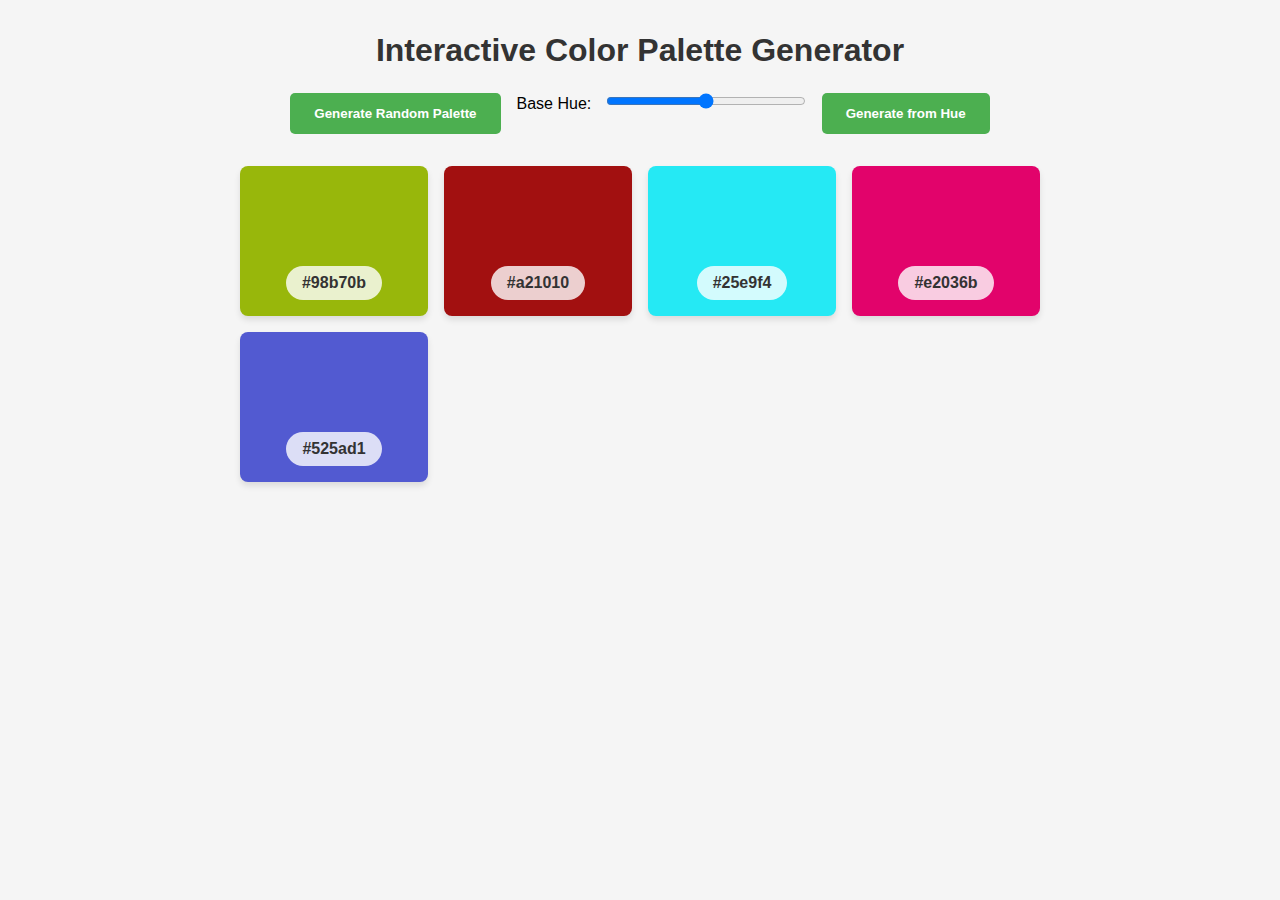
<file: p1.html>
<!DOCTYPE html>
<html lang="en">
<head>
    <meta charset="UTF-8">
    <meta name="viewport" content="width=device-width, initial-scale=1.0">
    <title>Interactive Color Palette Generator</title>
    <style>
        * {
            margin: 0;
            padding: 0;
            box-sizing: border-box;
            font-family: 'Segoe UI', Tahoma, Geneva, Verdana, sans-serif;
        }
        
        body {
            background-color: #f5f5f5;
            display: flex;
            flex-direction: column;
            align-items: center;
            min-height: 100vh;
            padding: 2rem;
        }
        
        h1 {
            margin-bottom: 1.5rem;
            color: #333;
            text-align: center;
        }
        
        .controls {
            display: flex;
            flex-wrap: wrap;
            gap: 1rem;
            margin-bottom: 2rem;
            justify-content: center;
        }
        
        button {
            padding: 0.8rem 1.5rem;
            border: none;
            border-radius: 5px;
            background-color: #4CAF50;
            color: white;
            cursor: pointer;
            font-weight: bold;
            transition: all 0.3s ease;
        }
        
        button:hover {
            background-color: #45a049;
            transform: translateY(-2px);
        }
        
        #customHue {
            width: 200px;
            margin-left: 10px;
        }
        
        .palette-container {
            display: grid;
            grid-template-columns: repeat(auto-fit, minmax(150px, 1fr));
            gap: 1rem;
            width: 100%;
            max-width: 800px;
        }
        
        .color-box {
            height: 150px;
            border-radius: 8px;
            display: flex;
            flex-direction: column;
            justify-content: flex-end;
            align-items: center;
            padding: 1rem;
            transition: transform 0.3s ease;
            cursor: pointer;
            box-shadow: 0 4px 6px rgba(0, 0, 0, 0.1);
        }
        
        .color-box:hover {
            transform: translateY(-10px);
        }
        
        .color-info {
            background-color: rgba(255, 255, 255, 0.8);
            padding: 0.5rem 1rem;
            border-radius: 20px;
            text-align: center;
            font-weight: bold;
            color: #333;
            margin-top: 10px;
        }
        
        .notification {
            position: fixed;
            top: 20px;
            right: 20px;
            padding: 1rem;
            background-color: #333;
            color: white;
            border-radius: 5px;
            opacity: 0;
            transition: opacity 0.3s ease;
        }
        
        .show-notification {
            opacity: 1;
        }
    </style>
</head>
<body>
    <h1>Interactive Color Palette Generator</h1>
    
    <div class="controls">
        <button id="generateBtn">Generate Random Palette</button>
        <div>
            <label for="customHue">Base Hue:</label>
            <input type="range" id="customHue" min="0" max="360" value="180">
        </div>
        <button id="generateCustomBtn">Generate from Hue</button>
    </div>
    
    <div class="palette-container" id="paletteContainer">
        <!-- Color boxes will be generated here -->
    </div>
    
    <div class="notification" id="notification">Color code copied to clipboard!</div>
    
    <script>
        const paletteContainer = document.getElementById('paletteContainer');
        const generateBtn = document.getElementById('generateBtn');
        const generateCustomBtn = document.getElementById('generateCustomBtn');
        const customHue = document.getElementById('customHue');
        const notification = document.getElementById('notification');
        
        // Generate a random HSL color
        function getRandomHSLColor() {
            const h = Math.floor(Math.random() * 360);
            const s = Math.floor(Math.random() * 50) + 50; // 50-100%
            const l = Math.floor(Math.random() * 50) + 25; // 25-75%
            return `hsl(${h}, ${s}%, ${l}%)`;
        }
        
        // Convert HSL to Hex
        function hslToHex(h, s, l) {
            l /= 100;
            const a = s * Math.min(l, 1 - l) / 100;
            const f = n => {
                const k = (n + h / 30) % 12;
                const color = l - a * Math.max(Math.min(k - 3, 9 - k, 1), -1);
                return Math.round(255 * color).toString(16).padStart(2, '0');
            };
            return `#${f(0)}${f(8)}${f(4)}`;
        }
        
        // Generate a harmonic palette based on a hue
        function generateHarmonicPalette(baseHue) {
            const colors = [];
            
            // Complementary
            colors.push({
                hsl: `hsl(${baseHue}, 70%, 50%)`,
                hex: hslToHex(baseHue, 70, 50)
            });
            
            // Analogous +30
            colors.push({
                hsl: `hsl(${(baseHue + 30) % 360}, 65%, 55%)`,
                hex: hslToHex((baseHue + 30) % 360, 65, 55)
            });
            
            // Analogous -30
            colors.push({
                hsl: `hsl(${(baseHue - 30 + 360) % 360}, 65%, 45%)`,
                hex: hslToHex((baseHue - 30 + 360) % 360, 65, 45)
            });
            
            // Split complementary +150
            colors.push({
                hsl: `hsl(${(baseHue + 150) % 360}, 80%, 40%)`,
                hex: hslToHex((baseHue + 150) % 360, 80, 40)
            });
            
            // Split complementary -150
            colors.push({
                hsl: `hsl(${(baseHue - 150 + 360) % 360}, 80%, 60%)`,
                hex: hslToHex((baseHue - 150 + 360) % 360, 80, 60)
            });
            
            return colors;
        }
        
        // Generate random palette
        function generateRandomPalette() {
            paletteContainer.innerHTML = '';
            
            for (let i = 0; i < 5; i++) {
                const hslColor = getRandomHSLColor();
                
                // Extract HSL values for conversion
                const hslMatch = hslColor.match(/hsl\((\d+),\s*(\d+)%,\s*(\d+)%\)/);
                let hexColor = '#000000';
                
                if (hslMatch && hslMatch.length === 4) {
                    const h = parseInt(hslMatch[1]);
                    const s = parseInt(hslMatch[2]);
                    const l = parseInt(hslMatch[3]);
                    hexColor = hslToHex(h, s, l);
                }
                
                createColorBox(hslColor, hexColor);
            }
        }
        
        // Generate custom palette from hue
        function generateCustomPalette() {
            paletteContainer.innerHTML = '';
            const hue = parseInt(customHue.value);
            const colors = generateHarmonicPalette(hue);
            
            colors.forEach(color => {
                createColorBox(color.hsl, color.hex);
            });
        }
        
        // Create a color box element
        function createColorBox(hslColor, hexColor) {
            const colorBox = document.createElement('div');
            colorBox.className = 'color-box';
            colorBox.style.backgroundColor = hslColor;
            
            const colorInfo = document.createElement('div');
            colorInfo.className = 'color-info';
            colorInfo.textContent = hexColor;
            
            colorBox.appendChild(colorInfo);
            paletteContainer.appendChild(colorBox);
            
            colorBox.addEventListener('click', () => {
                navigator.clipboard.writeText(hexColor)
                    .then(() => showNotification())
                    .catch(err => console.error('Could not copy text: ', err));
            });
        }
        
        // Show notification
        function showNotification() {
            notification.classList.add('show-notification');
            
            setTimeout(() => {
                notification.classList.remove('show-notification');
            }, 2000);
        }
        
        // Event listeners
        generateBtn.addEventListener('click', generateRandomPalette);
        generateCustomBtn.addEventListener('click', generateCustomPalette);
        
        // Initial palette
        generateRandomPalette();
    </script>
</body>
</html>
</file>
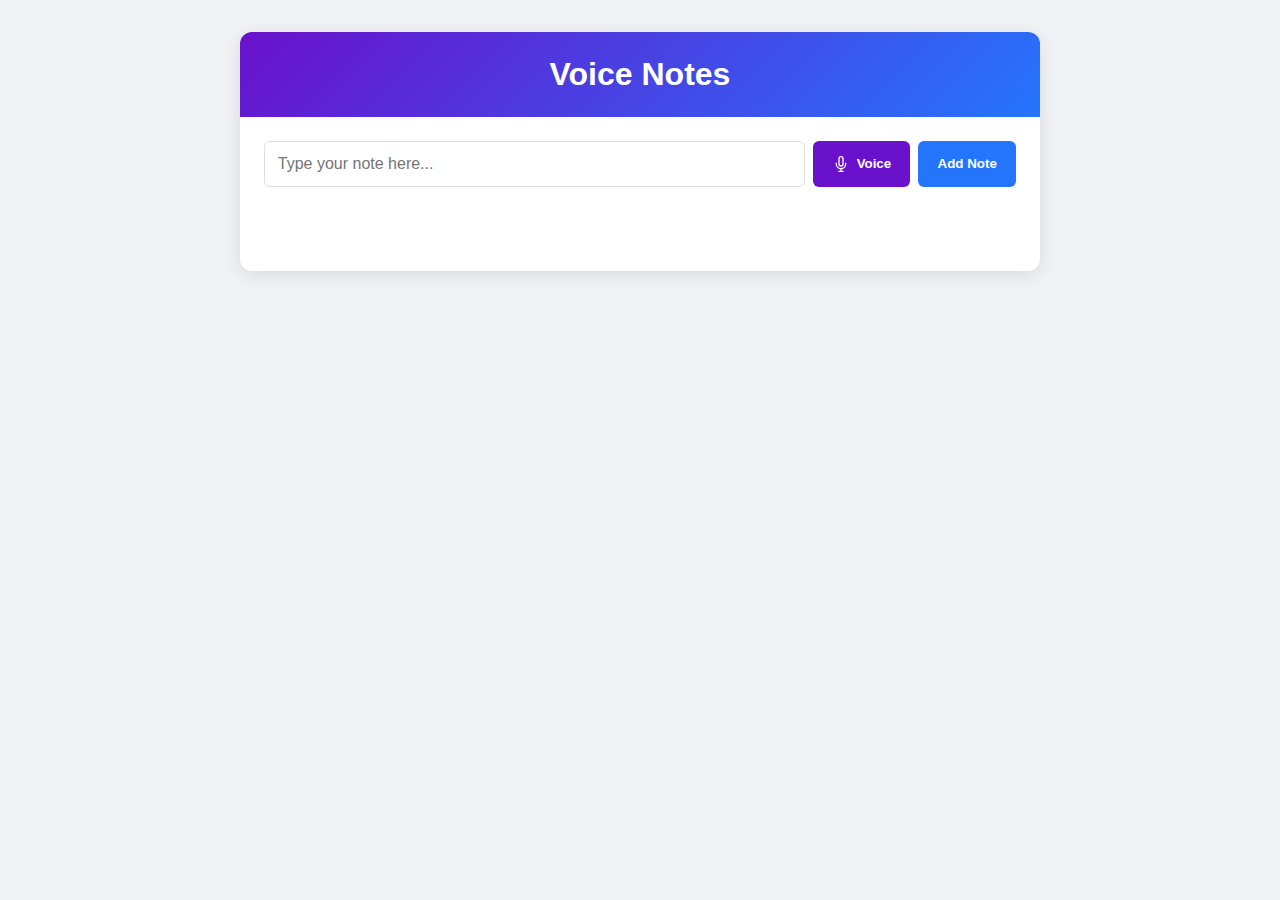
<file: p2.html>
<!DOCTYPE html>
<html lang="en">
<head>
    <meta charset="UTF-8">
    <meta name="viewport" content="width=device-width, initial-scale=1.0">
    <title>Voice Notes</title>
    <style>
        * {
            margin: 0;
            padding: 0;
            box-sizing: border-box;
            font-family: 'Segoe UI', Tahoma, Geneva, Verdana, sans-serif;
        }
        
        body {
            background-color: #f0f2f5;
            padding: 2rem;
            display: flex;
            flex-direction: column;
            align-items: center;
            min-height: 100vh;
        }
        
        .app-container {
            max-width: 800px;
            width: 100%;
            background-color: white;
            border-radius: 12px;
            box-shadow: 0 4px 20px rgba(0, 0, 0, 0.1);
            overflow: hidden;
        }
        
        .header {
            background: linear-gradient(135deg, #6a11cb 0%, #2575fc 100%);
            color: white;
            padding: 1.5rem;
            text-align: center;
        }
        
        .notes-section {
            padding: 1.5rem;
        }
        
        .input-container {
            display: flex;
            margin-bottom: 1.5rem;
            gap: 0.5rem;
        }
        
        #noteInput {
            flex: 1;
            padding: 0.8rem;
            border: 1px solid #ddd;
            border-radius: 6px;
            font-size: 1rem;
            transition: border 0.3s ease;
        }
        
        #noteInput:focus {
            outline: none;
            border-color: #2575fc;
            box-shadow: 0 0 0 2px rgba(37, 117, 252, 0.2);
        }
        
        button {
            padding: 0.8rem 1.2rem;
            border: none;
            border-radius: 6px;
            cursor: pointer;
            font-weight: bold;
            transition: all 0.3s ease;
        }
        
        #addNoteBtn {
            background-color: #2575fc;
            color: white;
        }
        
        #addNoteBtn:hover {
            background-color: #1a65e0;
        }
        
        #voiceBtn {
            background-color: #6a11cb;
            color: white;
            display: flex;
            align-items: center;
            gap: 0.5rem;
        }
        
        #voiceBtn:hover {
            background-color: #5a0cb6;
        }
        
        #voiceBtn.listening {
            background-color: #ff4757;
            animation: pulse 1.5s infinite;
        }
        
        @keyframes pulse {
            0% {
                transform: scale(1);
            }
            50% {
                transform: scale(1.05);
            }
            100% {
                transform: scale(1);
            }
        }
        
        .notes-list {
            list-style: none;
        }
        
        .note-item {
            background-color: #f9f9f9;
            padding: 1rem;
            border-radius: 8px;
            margin-bottom: 1rem;
            display: flex;
            justify-content: space-between;
            align-items: center;
            animation: fadeIn 0.5s;
            transition: transform 0.3s ease, box-shadow 0.3s ease;
            border-left: 5px solid #2575fc;
        }
        
        .note-item:hover {
            transform: translateY(-3px);
            box-shadow: 0 5px 15px rgba(0, 0, 0, 0.1);
        }
        
        @keyframes fadeIn {
            from {
                opacity: 0;
                transform: translateY(20px);
            }
            to {
                opacity: 1;
                transform: translateY(0);
            }
        }
        
        .note-content {
            flex: 1;
        }
        
        .note-actions {
            display: flex;
            gap: 0.5rem;
        }
        
        .delete-btn, .edit-btn {
            background-color: transparent;
            padding: 0.4rem;
            border-radius: 4px;
            display: flex;
            align-items: center;
            justify-content: center;
        }
        
        .delete-btn {
            color: #ff4757;
        }
        
        .delete-btn:hover {
            background-color: rgba(255, 71, 87, 0.1);
        }
        
        .edit-btn {
            color: #2575fc;
        }
        
        .edit-btn:hover {
            background-color: rgba(37, 117, 252, 0.1);
        }
        
        .recognition-status {
            text-align: center;
            color: #666;
            font-style: italic;
            margin-bottom: 1rem;
            height: 20px;
        }
        
        .empty-notes {
            text-align: center;
            padding: 2rem;
            color: #666;
        }
        
        /* Responsive design */
        @media (max-width: 600px) {
            .input-container {
                flex-direction: column;
            }
            
            #voiceBtn, #addNoteBtn {
                width: 100%;
            }
        }
    </style>
</head>
<body>
    <div class="app-container">
        <div class="header">
            <h1>Voice Notes</h1>
        </div>
        
        <div class="notes-section">
            <div class="input-container">
                <input type="text" id="noteInput" placeholder="Type your note here...">
                <button id="voiceBtn">
                    <svg width="16" height="16" viewBox="0 0 24 24" fill="none" stroke="currentColor" stroke-width="2">
                        <path d="M12 1a3 3 0 0 0-3 3v8a3 3 0 0 0 6 0V4a3 3 0 0 0-3-3z"></path>
                        <path d="M19 10v2a7 7 0 0 1-14 0v-2"></path>
                        <line x1="12" y1="19" x2="12" y2="23"></line>
                        <line x1="8" y1="23" x2="16" y2="23"></line>
                    </svg>
                    Voice
                </button>
                <button id="addNoteBtn">Add Note</button>
            </div>
            
            <div class="recognition-status" id="recognitionStatus"></div>
            
            <ul class="notes-list" id="notesList">
                <!-- Notes will be added here dynamically -->
                <div class="empty-notes" id="emptyNotes">
                    <p>No notes yet. Try adding one!</p>
                </div>
            </ul>
        </div>
    </div>
    
    <script>
        document.addEventListener('DOMContentLoaded', function() {
            const noteInput = document.getElementById('noteInput');
            const addNoteBtn = document.getElementById('addNoteBtn');
            const voiceBtn = document.getElementById('voiceBtn');
            const notesList = document.getElementById('notesList');
            const recognitionStatus = document.getElementById('recognitionStatus');
            const emptyNotes = document.getElementById('emptyNotes');
            
            let notes = JSON.parse(localStorage.getItem('voiceNotes')) || [];
            let editingIndex = -1;
            let recognition;
            
            // Check if browser supports speech recognition
            if ('SpeechRecognition' in window || 'webkitSpeechRecognition' in window) {
                recognition = new (window.SpeechRecognition || window.webkitSpeechRecognition)();
                recognition.continuous = false;
                recognition.interimResults = true;
                
                recognition.onstart = function() {
                    voiceBtn.classList.add('listening');
                    recognitionStatus.textContent = "Listening...";
                };
                
                recognition.onresult = function(event) {
                    const transcript = Array.from(event.results)
                        .map(result => result[0])
                        .map(result => result.transcript)
                        .join('');
                    
                    noteInput.value = transcript;
                    recognitionStatus.textContent = "Heard: " + transcript;
                };
                
                recognition.onerror = function(event) {
                    voiceBtn.classList.remove('listening');
                    recognitionStatus.textContent = "Error: " + event.error;
                };
                
                recognition.onend = function() {
                    voiceBtn.classList.remove('listening');
                    setTimeout(() => {
                        recognitionStatus.textContent = "";
                    }, 2000);
                };
                
                voiceBtn.addEventListener('click', function() {
                    if (voiceBtn.classList.contains('listening')) {
                        recognition.stop();
                    } else {
                        recognition.start();
                    }
                });
            } else {
                voiceBtn.textContent = "Voice (Not Supported)";
                voiceBtn.disabled = true;
                voiceBtn.style.backgroundColor = "#ccc";
            }
            
            // Render notes from local storage
            function renderNotes() {
                if (notes.length === 0) {
                    emptyNotes.style.display = 'block';
                } else {
                    emptyNotes.style.display = 'none';
                }
                
                notesList.innerHTML = '';
                notes.forEach((note, index) => {
                    const listItem = document.createElement('li');
                    listItem.className = 'note-item';
                    
                    listItem.innerHTML = `
                        <div class="note-content">${note}</div>
                        <div class="note-actions">
                            <button class="edit-btn" data-index="${index}">
                                <svg width="16" height="16" viewBox="0 0 24 24" fill="none" stroke="currentColor" stroke-width="2">
                                    <path d="M11 4H4a2 2 0 0 0-2 2v14a2 2 0 0 0 2 2h14a2 2 0 0 0 2-2v-7"></path>
                                    <path d="M18.5 2.5a2.121 2.121 0 0 1 3 3L12 15l-4 1 1-4 9.5-9.5z"></path>
                                </svg>
                            </button>
                            <button class="delete-btn" data-index="${index}">
                                <svg width="16" height="16" viewBox="0 0 24 24" fill="none" stroke="currentColor" stroke-width="2">
                                    <polyline points="3 6 5 6 21 6"></polyline>
                                    <path d="M19 6v14a2 2 0 0 1-2 2H7a2 2 0 0 1-2-2V6m3 0V4a2 2 0 0 1 2-2h4a2 2 0 0 1 2 2v2"></path>
                                    <line x1="10" y1="11" x2="10" y2="17"></line>
                                    <line x1="14" y1="11" x2="14" y2="17"></line>
                                </svg>
                            </button>
                        </div>
                    `;
                    
                    notesList.appendChild(listItem);
                });
                
                // Set up event listeners for edit and delete buttons
                document.querySelectorAll('.delete-btn').forEach(btn => {
                    btn.addEventListener('click', function() {
                        deleteNote(this.dataset.index);
                    });
                });
                
                document.querySelectorAll('.edit-btn').forEach(btn => {
                    btn.addEventListener('click', function() {
                        editNote(this.dataset.index);
                    });
                });
            }
            
            // Add or update a note
            function addNote() {
                const noteText = noteInput.value.trim();
                if (noteText === '') return;
                
                if (editingIndex >= 0) {
                    notes[editingIndex] = noteText;
                    editingIndex = -1;
                    addNoteBtn.textContent = 'Add Note';
                } else {
                    notes.push(noteText);
                }
                
                localStorage.setItem('voiceNotes', JSON.stringify(notes));
                noteInput.value = '';
                renderNotes();
            }
            
            // Edit a note
            function editNote(index) {
                editingIndex = index;
                noteInput.value = notes[index];
                noteInput.focus();
                addNoteBtn.textContent = 'Update Note';
            }
            
            // Delete a note
            function deleteNote(index) {
                notes.splice(index, 1);
                localStorage.setItem('voiceNotes', JSON.stringify(notes));
                renderNotes();
                
                if (editingIndex === parseInt(index)) {
                    noteInput.value = '';
                    editingIndex = -1;
                    addNoteBtn.textContent = 'Add Note';
                }
            }
            
            // Event listeners
            addNoteBtn.addEventListener('click', addNote);
            
            noteInput.addEventListener('keypress', function(e) {
                if (e.key === 'Enter') {
                    addNote();
                }
            });
            
            // Initial render
            renderNotes();
        });
    </script>
</body>
</html>
</file>
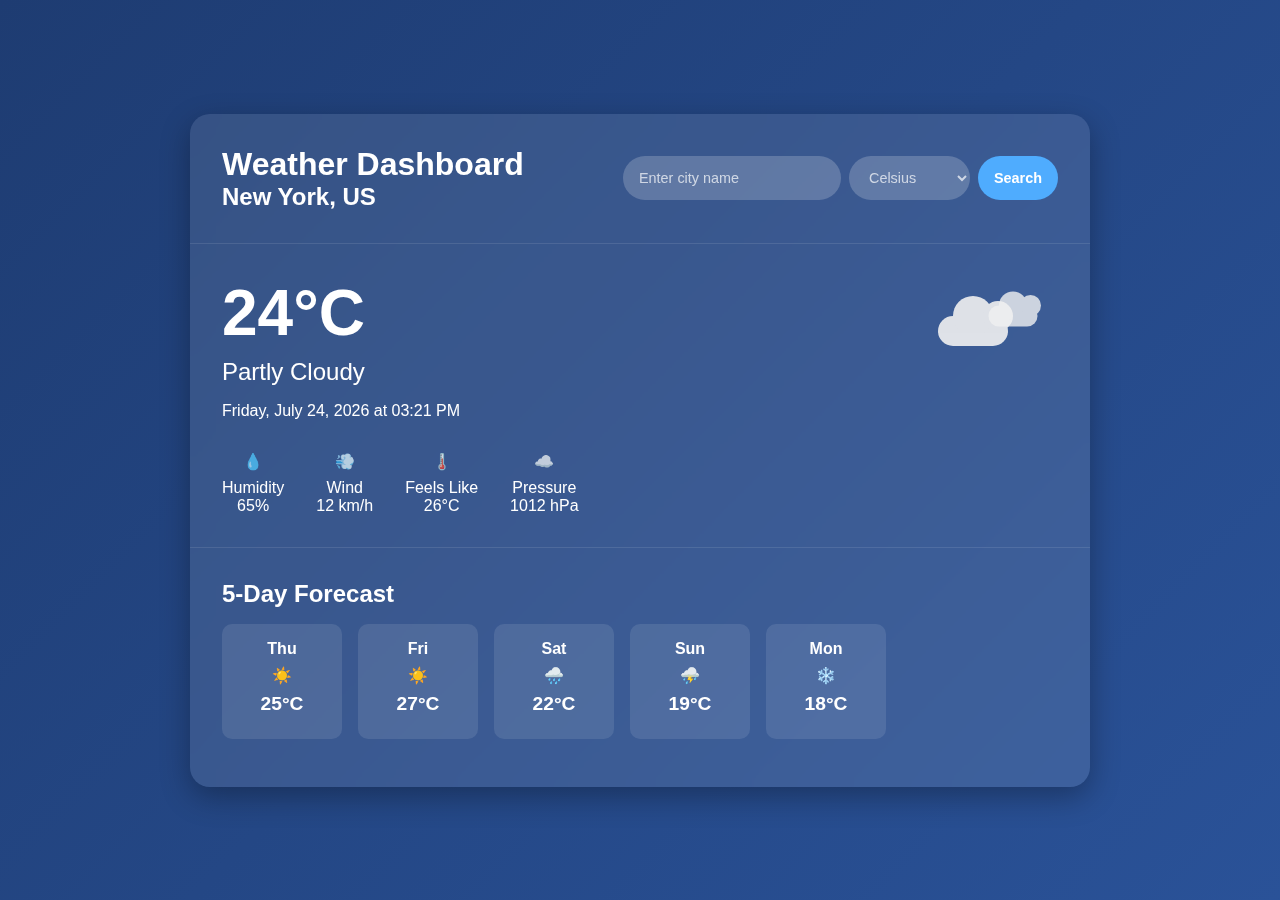
<file: p3.html>
<!DOCTYPE html> 
<html lang="en"> 
<head>     
    <meta charset="UTF-8">     
    <meta name="viewport" content="width=device-width, initial-scale=1.0">     
    <title>Animated Weather Dashboard</title>     
    <style>         
        * {             
            margin: 0;             
            padding: 0;             
            box-sizing: border-box;             
            font-family: 'Segoe UI', Tahoma, Geneva, Verdana, sans-serif;         
        }                  
        
        body {             
            background: linear-gradient(135deg, #1e3c72 0%, #2a5298 100%);             
            color: white;             
            min-height: 100vh;             
            display: flex;             
            justify-content: center;             
            align-items: center;             
            padding: 2rem;         
        }                  
        
        .dashboard {             
            width: 100%;             
            max-width: 900px;             
            background-color: rgba(255, 255, 255, 0.1);             
            backdrop-filter: blur(10px);             
            border-radius: 20px;             
            overflow: hidden;             
            box-shadow: 0 10px 30px rgba(0, 0, 0, 0.3);         
        }                  
        
        .dashboard-header {             
            padding: 2rem;             
            display: flex;             
            justify-content: space-between;             
            align-items: center;             
            flex-wrap: wrap;             
            gap: 1rem;             
            border-bottom: 1px solid rgba(255, 255, 255, 0.1);         
        }                  
        
        .location-inputs {             
            display: flex;             
            gap: 0.5rem;         
        }                  
        
        input, select, button {             
            padding: 0.8rem 1rem;             
            border: none;             
            border-radius: 50px;             
            background-color: rgba(255, 255, 255, 0.2);             
            color: white;             
            font-size: 0.9rem;         
        }                  
        
        input::placeholder, select {             
            color: rgba(255, 255, 255, 0.7);         
        }                  
        
        input:focus, select:focus {             
            outline: none;             
            background-color: rgba(255, 255, 255, 0.3);         
        }                  
        
        button {             
            background-color: #4facfe;             
            cursor: pointer;             
            font-weight: bold;             
            transition: all 0.3s ease;         
        }                  
        
        button:hover {             
            background-color: #3a86ff;             
            transform: translateY(-2px);         
        }                  
        
        .main-weather {             
            display: flex;             
            justify-content: space-between;             
            padding: 2rem;         
        }                  
        
        .weather-info {             
            flex: 1;         
        }                  
        
        .weather-icon {             
            width: 150px;             
            height: 150px;             
            position: relative;         
        }                  
        
        .current-temp {             
            font-size: 4rem;             
            font-weight: bold;             
            margin-bottom: 0.5rem;         
        }                  
        
        .weather-description {             
            font-size: 1.5rem;             
            margin-bottom: 1rem;             
            display: flex;             
            align-items: center;             
            gap: 0.5rem;         
        }                  
        
        .weather-details {             
            display: flex;             
            gap: 2rem;             
            margin-top: 2rem;         
        }                  
        
        .detail {             
            display: flex;             
            flex-direction: column;             
            align-items: center;         
        }                  
        
        .detail-icon {             
            margin-bottom: 0.5rem;             
            opacity: 0.8;         
        }                  
        
        .forecast {             
            padding: 2rem;             
            border-top: 1px solid rgba(255, 255, 255, 0.1);         
        }                  
        
        .forecast h2 {             
            margin-bottom: 1rem;         
        }                  
        
        .forecast-cards {             
            display: flex;             
            gap: 1rem;             
            overflow-x: auto;             
            padding-bottom: 1rem;         
        }                  
        
        .forecast-card {             
            background-color: rgba(255, 255, 255, 0.1);             
            border-radius: 10px;             
            padding: 1rem;             
            min-width: 120px;             
            text-align: center;             
            transition: transform 0.3s ease;         
        }                  
        
        .forecast-card:hover {             
            transform: translateY(-5px);             
            background-color: rgba(255, 255, 255, 0.2);         
        }                  
        
        .day {             
            font-weight: bold;             
            margin-bottom: 0.5rem;         
        }                  
        
        .forecast-temp {             
            font-size: 1.2rem;             
            font-weight: bold;             
            margin: 0.5rem 0;         
        }                  
        
        /* Weather icons and animations */         
        .sun {             
            position: absolute;             
            top: 30px;             
            left: 50px;             
            width: 60px;             
            height: 60px;             
            background-color: #FFD700;             
            border-radius: 50%;             
            box-shadow: 0 0 50px #FFD700;             
            animation: glow 3s infinite alternate;         
        }                  
        
        @keyframes glow {             
            from {                 
                box-shadow: 0 0 30px #FFD700;             
            }             
            to {                 
                box-shadow: 0 0 70px #FFD700;             
            }         
        }                  
        
        .cloud {             
            position: absolute;             
            width: 70px;             
            height: 30px;             
            background-color: #f1f1f1;             
            opacity: 0.9;             
            border-radius: 50px;             
            animation: float 8s infinite ease-in-out;         
        }                  
        
        .cloud::before,         
        .cloud::after {             
            content: '';             
            position: absolute;             
            background-color: #f1f1f1;             
            border-radius: 50%;         
        }                  
        
        .cloud::before {             
            width: 40px;             
            height: 40px;             
            top: -20px;             
            left: 15px;         
        }                  
        
        .cloud::after {             
            width: 30px;             
            height: 30px;             
            top: -15px;             
            left: 45px;         
        }                  
        
        .cloud-1 {             
            top: 40px;             
            left: 30px;         
        }                  
        
        .cloud-2 {             
            top: 25px;             
            left: 70px;             
            transform: scale(0.7);             
            opacity: 0.8;         
        }                  
        
        .rain {             
            position: absolute;             
            top: 80px;             
            left: 45px;             
            width: 60px;             
            height: 40px;         
        }                  
        
        .drop {             
            position: absolute;             
            background-color: #68a9ff;             
            width: 3px;             
            height: 15px;             
            border-radius: 2px;             
            animation: rain-drop 1.5s infinite linear;         
        }                  
        
        .drop-1 { left: 10px; animation-delay: 0s; }
        .drop-2 { left: 20px; animation-delay: 0.2s; }
        .drop-3 { left: 30px; animation-delay: 0.4s; }
        .drop-4 { left: 40px; animation-delay: 0.6s; }
        .drop-5 { left: 50px; animation-delay: 0.8s; }
        
        @keyframes float {
            0% { transform: translateY(0px); }
            50% { transform: translateY(-10px); }
            100% { transform: translateY(0px); }
        }
        
        @keyframes rain-drop {
            0% { transform: translateY(0); opacity: 0.8; }
            80% { opacity: 0.5; }
            100% { transform: translateY(40px); opacity: 0; }
        }
        
        /* Snow animation */
        .snow {
            position: absolute;
            top: 80px;
            left: 35px;
            width: 80px;
            height: 40px;
        }
        
        .snowflake {
            position: absolute;
            background-color: white;
            width: 6px;
            height: 6px;
            border-radius: 50%;
            animation: snowfall 3s infinite linear;
        }
        
        .snowflake-1 { left: 10px; animation-delay: 0s; }
        .snowflake-2 { left: 25px; animation-delay: 0.5s; }
        .snowflake-3 { left: 40px; animation-delay: 1s; }
        .snowflake-4 { left: 55px; animation-delay: 1.5s; }
        .snowflake-5 { left: 70px; animation-delay: 2s; }
        
        @keyframes snowfall {
            0% { 
                transform: translateY(0) rotate(0deg); 
                opacity: 0.8; 
            }
            50% { 
                transform: translateY(20px) rotate(180deg); 
                opacity: 0.5; 
            }
            100% { 
                transform: translateY(40px) rotate(360deg); 
                opacity: 0; 
            }
        }
        
        /* Lightning animation */
        .lightning {
            position: absolute;
            top: 30px;
            left: 50px;
            width: 20px;
            height: 80px;
            background-color: #ffffaa;
            clip-path: polygon(50% 0%, 0% 45%, 40% 50%, 0% 100%, 100% 55%, 60% 50%, 100% 0%);
            animation: flash 3s infinite;
            opacity: 0;
        }
        
        @keyframes flash {
            0%, 20%, 40%, 100% { opacity: 0; }
            10%, 30% { opacity: 1; }
        }
        
        /* Responsive adjustments */
        @media (max-width: 768px) {
            .dashboard-header {
                flex-direction: column;
                align-items: stretch;
            }
            
            .location-inputs {
                flex-direction: column;
            }
            
            .main-weather {
                flex-direction: column;
                align-items: center;
                text-align: center;
            }
            
            .weather-details {
                justify-content: center;
            }
        }
    </style>     
</head> 
<body>
    <div class="dashboard">
        <div class="dashboard-header">
            <div class="location-name">
                <h1>Weather Dashboard</h1>
                <h2 id="location">New York, US</h2>
            </div>
            <div class="location-inputs">
                <input type="text" id="city-input" placeholder="Enter city name">
                <select id="unit-select">
                    <option value="metric">Celsius</option>
                    <option value="imperial">Fahrenheit</option>
                </select>
                <button id="search-btn">Search</button>
            </div>
        </div>
        
        <div class="main-weather">
            <div class="weather-info">
                <div class="current-temp" id="current-temp">24°C</div>
                <div class="weather-description" id="weather-description">Partly Cloudy</div>
                <div class="date-time" id="date-time">Wednesday, April 2, 2025 | 3:45 PM</div>
                
                <div class="weather-details">
                    <div class="detail">
                        <div class="detail-icon">💧</div>
                        <div class="detail-name">Humidity</div>
                        <div class="detail-value" id="humidity">65%</div>
                    </div>
                    <div class="detail">
                        <div class="detail-icon">💨</div>
                        <div class="detail-name">Wind</div>
                        <div class="detail-value" id="wind">12 km/h</div>
                    </div>
                    <div class="detail">
                        <div class="detail-icon">🌡️</div>
                        <div class="detail-name">Feels Like</div>
                        <div class="detail-value" id="feels-like">26°C</div>
                    </div>
                    <div class="detail">
                        <div class="detail-icon">☁️</div>
                        <div class="detail-name">Pressure</div>
                        <div class="detail-value" id="pressure">1012 hPa</div>
                    </div>
                </div>
            </div>
            
            <div class="weather-icon" id="weather-icon">
                <!-- Weather icon will be dynamically inserted based on conditions -->
                <div class="sun"></div>
                <div class="cloud cloud-1"></div>
            </div>
        </div>
        
        <div class="forecast">
            <h2>5-Day Forecast</h2>
            <div class="forecast-cards" id="forecast-cards">
                <!-- Forecast cards will be dynamically inserted -->
            </div>
        </div>
    </div>
    
    <script>
        // Mock data for demonstration (will be replaced with API calls)
        const mockData = {
            current: {
                temp: 24,
                feels_like: 26,
                humidity: 65,
                pressure: 1012,
                wind_speed: 12,
                weather: 'Partly Cloudy',
                weather_code: 'cloudy' // sunny, cloudy, rainy, snow, storm
            },
            forecast: [
                { day: 'Thu', temp: 25, weather_code: 'sunny' },
                { day: 'Fri', temp: 27, weather_code: 'sunny' },
                { day: 'Sat', temp: 22, weather_code: 'rainy' },
                { day: 'Sun', temp: 19, weather_code: 'storm' },
                { day: 'Mon', temp: 18, weather_code: 'snow' }
            ]
        };
        
        // API key and settings (would normally be kept secure)
        const apiKey = 'YOUR_API_KEY_HERE'; // Replace with actual API key
        const apiUrl = 'https://api.openweathermap.org/data/2.5/';
        
        // DOM elements
        const locationElement = document.getElementById('location');
        const currentTempElement = document.getElementById('current-temp');
        const weatherDescElement = document.getElementById('weather-description');
        const dateTimeElement = document.getElementById('date-time');
        const humidityElement = document.getElementById('humidity');
        const windElement = document.getElementById('wind');
        const feelsLikeElement = document.getElementById('feels-like');
        const pressureElement = document.getElementById('pressure');
        const weatherIconElement = document.getElementById('weather-icon');
        const forecastCardsElement = document.getElementById('forecast-cards');
        
        // Form elements
        const cityInput = document.getElementById('city-input');
        const unitSelect = document.getElementById('unit-select');
        const searchBtn = document.getElementById('search-btn');
        
        // Initialize dashboard
        function initDashboard() {
            // Set current date and time
            updateDateTime();
            setInterval(updateDateTime, 60000); // Update every minute
            
            // Load weather data
            loadMockData(); // For demonstration
            
            // Event listeners
            searchBtn.addEventListener('click', searchWeather);
            cityInput.addEventListener('keypress', function(e) {
                if (e.key === 'Enter') {
                    searchWeather();
                }
            });
        }
        
        // Update date and time
        function updateDateTime() {
            const now = new Date();
            const options = { 
                weekday: 'long', 
                year: 'numeric', 
                month: 'long', 
                day: 'numeric',
                hour: '2-digit',
                minute: '2-digit'
            };
            dateTimeElement.textContent = now.toLocaleDateString('en-US', options);
        }
        
        // Load mock data for demonstration
        function loadMockData() {
            // Update current weather
            updateCurrentWeather(mockData.current);
            
            // Update forecast
            updateForecast(mockData.forecast);
        }
        
        // Search for weather by city
        function searchWeather() {
            const city = cityInput.value.trim();
            const units = unitSelect.value;
            
            if (city === '') return;
            
            // For demonstration, we'll use mock data with a slight modification
            // In a real app, you would call the API here
            locationElement.textContent = `${city}, US`;
            
            // Simulate API call delay
            const loadingState = {
                temp: '--',
                feels_like: '--',
                humidity: '--',
                pressure: '--',
                wind_speed: '--',
                weather: 'Loading...',
                weather_code: 'cloudy'
            };
            
            updateCurrentWeather(loadingState);
            
            // Simulate API response after delay
            setTimeout(() => {
                // Randomly select weather condition for demonstration
                const weatherCodes = ['sunny', 'cloudy', 'rainy', 'snow', 'storm'];
                const randomWeather = weatherCodes[Math.floor(Math.random() * weatherCodes.length)];
                
                // Generate random temperature based on weather and unit
                let baseTemp;
                switch(randomWeather) {
                    case 'sunny': baseTemp = units === 'metric' ? 28 : 82; break;
                    case 'cloudy': baseTemp = units === 'metric' ? 22 : 72; break;
                    case 'rainy': baseTemp = units === 'metric' ? 18 : 64; break;
                    case 'snow': baseTemp = units === 'metric' ? 0 : 32; break;
                    case 'storm': baseTemp = units === 'metric' ? 16 : 60; break;
                }
                
                // Add some randomness to temperature
                const tempVariation = Math.floor(Math.random() * 5);
                const temp = baseTemp + tempVariation;
                const feelsLike = temp + (Math.random() > 0.5 ? 2 : -1);
                
                const weatherData = {
                    temp: temp,
                    feels_like: feelsLike,
                    humidity: Math.floor(50 + Math.random() * 40),
                    pressure: Math.floor(1000 + Math.random() * 30),
                    wind_speed: Math.floor(5 + Math.random() * 20),
                    weather: getWeatherDescription(randomWeather),
                    weather_code: randomWeather
                };
                
                updateCurrentWeather(weatherData);
                
                // Update forecast with random data
                const forecastData = [];
                const days = ['Thu', 'Fri', 'Sat', 'Sun', 'Mon'];
                for (let i = 0; i < 5; i++) {
                    const dayWeather = weatherCodes[Math.floor(Math.random() * weatherCodes.length)];
                    let dayTemp;
                    switch(dayWeather) {
                        case 'sunny': dayTemp = units === 'metric' ? 25 + tempVariation : 77 + tempVariation; break;
                        case 'cloudy': dayTemp = units === 'metric' ? 22 + tempVariation : 72 + tempVariation; break;
                        case 'rainy': dayTemp = units === 'metric' ? 18 + tempVariation : 64 + tempVariation; break;
                        case 'snow': dayTemp = units === 'metric' ? 0 + tempVariation : 32 + tempVariation; break;
                        case 'storm': dayTemp = units === 'metric' ? 16 + tempVariation : 60 + tempVariation; break;
                    }
                    
                    forecastData.push({
                        day: days[i],
                        temp: dayTemp,
                        weather_code: dayWeather
                    });
                }
                
                updateForecast(forecastData);
            }, 1000);
        }
        
        // Update current weather display
        function updateCurrentWeather(data) {
            const units = unitSelect.value;
            const tempUnit = units === 'metric' ? '°C' : '°F';
            const speedUnit = units === 'metric' ? 'km/h' : 'mph';
            
            currentTempElement.textContent = `${data.temp}${tempUnit}`;
            weatherDescElement.textContent = data.weather;
            humidityElement.textContent = `${data.humidity}%`;
            windElement.textContent = `${data.wind_speed} ${speedUnit}`;
            feelsLikeElement.textContent = `${data.feels_like}${tempUnit}`;
            pressureElement.textContent = `${data.pressure} hPa`;
            
            // Update weather icon
            updateWeatherIcon(data.weather_code);
        }
        
        // Update weather icon based on weather code
        function updateWeatherIcon(weatherCode) {
            // Clear previous icon
            weatherIconElement.innerHTML = '';
            
            switch(weatherCode) {
                case 'sunny':
                    weatherIconElement.innerHTML = '<div class="sun"></div>';
                    break;
                case 'cloudy':
                    weatherIconElement.innerHTML = `
                        <div class="cloud cloud-1"></div>
                        <div class="cloud cloud-2"></div>
                    `;
                    break;
                case 'rainy':
                    weatherIconElement.innerHTML = `
                        <div class="cloud cloud-1"></div>
                        <div class="rain">
                            <div class="drop drop-1"></div>
                            <div class="drop drop-2"></div>
                            <div class="drop drop-3"></div>
                            <div class="drop drop-4"></div>
                            <div class="drop drop-5"></div>
                        </div>
                    `;
                    break;
                case 'snow':
                    weatherIconElement.innerHTML = `
                        <div class="cloud cloud-1"></div>
                        <div class="snow">
                            <div class="snowflake snowflake-1"></div>
                            <div class="snowflake snowflake-2"></div>
                            <div class="snowflake snowflake-3"></div>
                            <div class="snowflake snowflake-4"></div>
                            <div class="snowflake snowflake-5"></div>
                        </div>
                    `;
                    break;
                case 'storm':
                    weatherIconElement.innerHTML = `
                        <div class="cloud cloud-1"></div>
                        <div class="lightning"></div>
                        <div class="rain">
                            <div class="drop drop-1"></div>
                            <div class="drop drop-3"></div>
                            <div class="drop drop-5"></div>
                        </div>
                    `;
                    break;
            }
        }
        
        // Get weather description from code
        function getWeatherDescription(code) {
            switch(code) {
                case 'sunny': return 'Sunny';
                case 'cloudy': return 'Partly Cloudy';
                case 'rainy': return 'Rainy';
                case 'snow': return 'Snow';
                case 'storm': return 'Thunderstorm';
                default: return 'Unknown';
            }
        }
        
        // Update forecast cards
        function updateForecast(forecastData) {
            forecastCardsElement.innerHTML = '';
            const units = unitSelect.value;
            const tempUnit = units === 'metric' ? '°C' : '°F';
            
            forecastData.forEach(day => {
                const card = document.createElement('div');
                card.className = 'forecast-card';
                
                let weatherEmoji;
                switch(day.weather_code) {
                    case 'sunny': weatherEmoji = '☀️'; break;
                    case 'cloudy': weatherEmoji = '⛅'; break;
                    case 'rainy': weatherEmoji = '🌧️'; break;
                    case 'snow': weatherEmoji = '❄️'; break;
                    case 'storm': weatherEmoji = '⛈️'; break;
                    default: weatherEmoji = '🌤️';
                }
                
                card.innerHTML = `
                    <div class="day">${day.day}</div>
                    <div class="forecast-icon">${weatherEmoji}</div>
                    <div class="forecast-temp">${day.temp}${tempUnit}</div>
                `;
                
                forecastCardsElement.appendChild(card);
            });
        }
        
        // Connect to real weather API (commented out for demo)
        /*
        async function fetchWeatherData(city, units = 'metric') {
            try {
                // Current weather
                const currentResponse = await fetch(
                    `${apiUrl}weather?q=${city}&units=${units}&appid=${apiKey}`
                );
                const currentData = await currentResponse.json();
                
                // 5-day forecast
                const forecastResponse = await fetch(
                    `${apiUrl}forecast?q=${city}&units=${units}&appid=${apiKey}`
                );
                const forecastData = await forecastResponse.json();
                
                // Process and update UI with real data
                // ...
                
            } catch (error) {
                console.error('Error fetching weather data:', error);
                // Show error message to user
            }
        }
        */
        
        // Initialize the dashboard when the page loads
        window.addEventListener('DOMContentLoaded', initDashboard);
    </script>
</body>
</html>
</file>
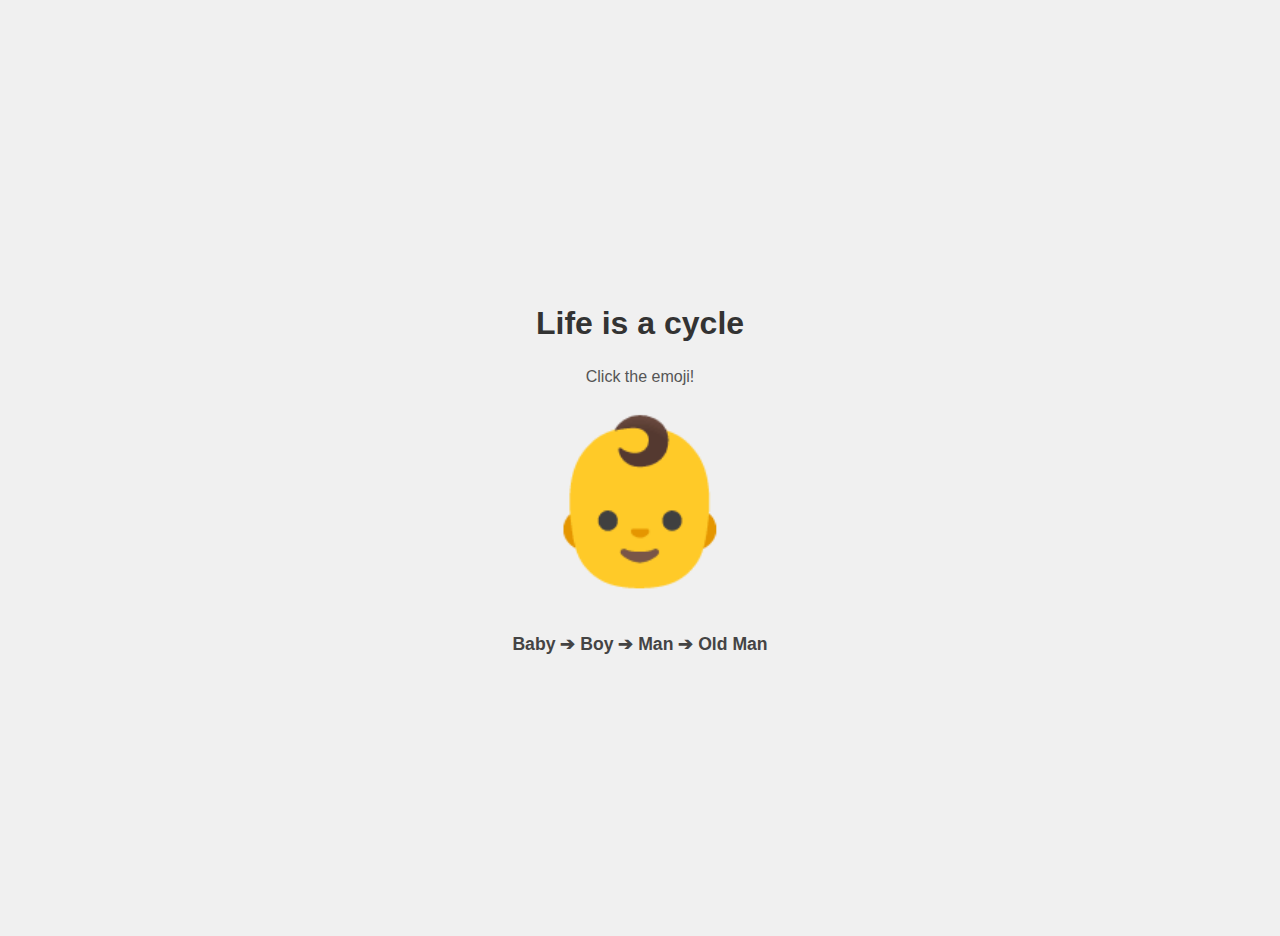
<file: p4.html>
<!DOCTYPE html>
<html lang="en">
<head>
    <meta charset="UTF-8">
    <meta name="viewport" content="width=device-width, initial-scale=1.0">
    <title>Life is a Cycle Emoji</title>
    <style>
        body {
            display: flex; flex-direction: column; 
            justify-content: center; align-items: center;
            min-height: 100vh; background-color: #f0f0f0; font-family: sans-serif;
            padding-top: 20px; 
        }
        h1 {
            color: #333;
            margin-bottom: 10px; 
            font-weight: 600;
        }
        .instruction-text {
            color: #555;
            margin-bottom: 15px; /* Space below instructions */
        }
        /* Increased container size to hold bigger emoji */
        .emoji-container { position: relative; width: 200px; height: 200px; margin-bottom: 15px;}
        .emoji-container input[type="radio"] { position: absolute; opacity: 0; pointer-events: none;}
        .emoji-container label {
            position: absolute; top: 0; left: 0; width: 100%; height: 100%;
            display: flex; justify-content: center; align-items: center;
            cursor: pointer; opacity: 0; pointer-events: none;
            transition: opacity 0.4s ease-in-out; z-index: 1;
        }
        .emoji {
            font-size: 160px; /* Doubled font size */
            display: inline-block; line-height: 1;
            /* Faster, bouncier transition for 'pop' */
            transition: transform 0.25s cubic-bezier(0.34, 1.56, 0.64, 1);
        }
        .sequence-text { font-size: 1.1em; color: #444; font-weight: bold; }

        #s1:checked ~ #l1, #s2:checked ~ #l2, #s3:checked ~ #l3, #s4:checked ~ #l4 { opacity: 1; pointer-events: auto; z-index: 10; }
        #s1:checked ~ #l1:hover .emoji, #s2:checked ~ #l2:hover .emoji,
        #s3:checked ~ #l3:hover .emoji, #s4:checked ~ #l4:hover .emoji { transform: scale(1.4); } /* Bigger pop */

        #s1:checked ~ #l2, #s2:checked ~ #l3, #s3:checked ~ #l4, #s4:checked ~ #l1 {
             opacity: 1; pointer-events: auto; z-index: 11; /* Higher z-index for trigger */
        }
        #s1:checked ~ #l2 .emoji, #s2:checked ~ #l3 .emoji,
        #s3:checked ~ #l4 .emoji, #s4:checked ~ #l1 .emoji { opacity: 0; }
    </style>
</head>
<body>
    <h1>Life is a cycle</h1> 
    <p class="instruction-text">Click the emoji!</p> 
    <div class="emoji-container">
        <input type="radio" name="stage" id="s1" checked><input type="radio" name="stage" id="s2"><input type="radio" name="stage" id="s3"><input type="radio" name="stage" id="s4">
        <label for="s1" id="l1"><span class="emoji">👶</span></label><label for="s2" id="l2"><span class="emoji">👦</span></label><label for="s3" id="l3"><span class="emoji">👨</span></label><label for="s4" id="l4"><span class="emoji">👴</span></label>
    </div>
    <p class="sequence-text">Baby ➔ Boy ➔ Man ➔ Old Man</p>
</body>
</html>
</file>
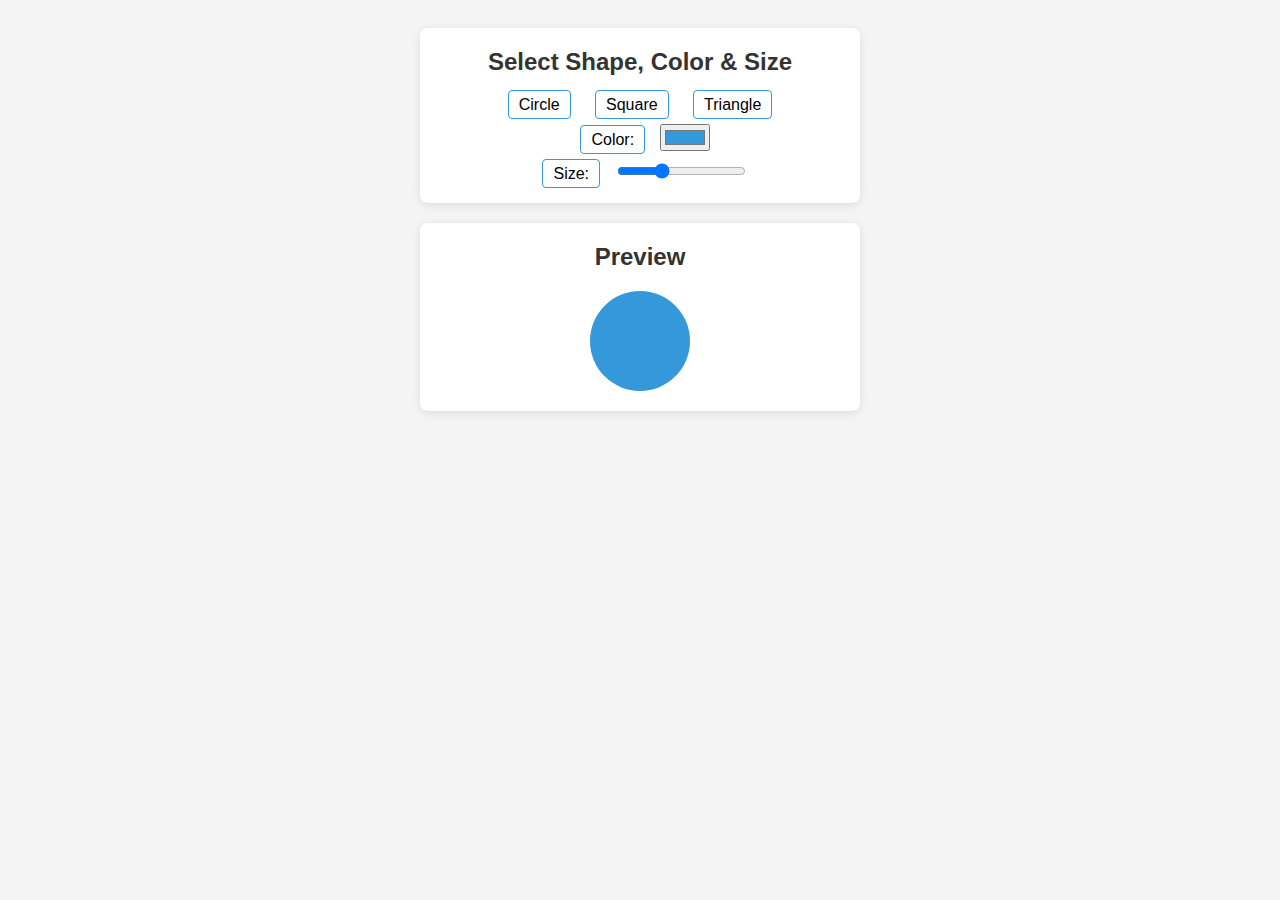
<file: p5.html>
<!DOCTYPE html>
<html lang="en">
<head>
  <meta charset="UTF-8">
  <meta name="viewport" content="width=device-width, initial-scale=1.0">
  <title>Shape Customizer</title>
  <style>
    body {
      font-family: sans-serif;
      background: #f4f4f4;
      display: flex;
      flex-direction: column;
      align-items: center;
      padding: 20px;
      gap: 20px;
    }
    .controls, .preview {
      background: #fff;
      padding: 20px;
      border-radius: 8px;
      box-shadow: 0 2px 10px rgba(0,0,0,0.1);
      width: 90%;
      max-width: 400px;
      text-align: center;
    }
    .controls h2, .preview h2 {
      margin: 0 0 20px;
      color: #333;
    }
    .controls label {
      margin: 0 10px;
      font-size: 1em;
      cursor: pointer;
      padding: 5px 10px;
      border: 1px solid #3498db;
      border-radius: 4px;
    }
    .controls label:hover {
      background: #3498db;
      color: #fff;
    }
    input[type="radio"] { 
      display: none 
    }
    .shape {
      display: none;
      margin: auto;
      transition: transform 0.3s;
      transform: scale(var(--shape-scale, 1));
      background: var(--shape-color, #3498db);
    }
    .circle {
      width: 100px;
      height: 100px;
      border-radius: 50%;
    }
    .square {
      width: 100px;
      height: 100px;
    }
    .triangle {
      width: 0;
      height: 0;
      border-left: 50px solid transparent;
      border-right: 50px solid transparent;
      border-bottom: 100px solid var(--shape-color, #3498db);
    }
    #circle:checked ~ .preview .circle,
    #square:checked ~ .preview .square,
    #triangle:checked ~ .preview .triangle {
      display: block;
    }
  </style>
</head>
<body>
  <input type="radio" id="circle" name="shape" checked>
  <input type="radio" id="square" name="shape">
  <input type="radio" id="triangle" name="shape">
  
  <div class="controls">
    <h2>Select Shape, Color &amp; Size</h2>
    <div>
      <label for="circle">Circle</label>
      <label for="square">Square</label>
      <label for="triangle">Triangle</label>
    </div>
    <div style="margin-top:10px;">
      <label for="colorPicker">Color:</label>
      <input type="color" id="colorPicker" value="#3498db">
    </div>
    <div style="margin-top:10px;">
      <label for="sizeSlider">Size:</label>
      <input type="range" id="sizeSlider" min="0.5" max="2" step="0.1" value="1">
    </div>
  </div>
  
  <div class="preview">
    <h2>Preview</h2>
    <div class="shape circle"></div>
    <div class="shape square"></div>
    <div class="shape triangle"></div>
  </div>
  
  <script>
    const colorPicker = document.getElementById("colorPicker");
    const sizeSlider = document.getElementById("sizeSlider");
    colorPicker.addEventListener("input", e => {
      document.documentElement.style.setProperty("--shape-color", e.target.value);
    });
    sizeSlider.addEventListener("input", e => {
      document.documentElement.style.setProperty("--shape-scale", e.target.value);
    });
  </script>
</body>
</html>
</file>
